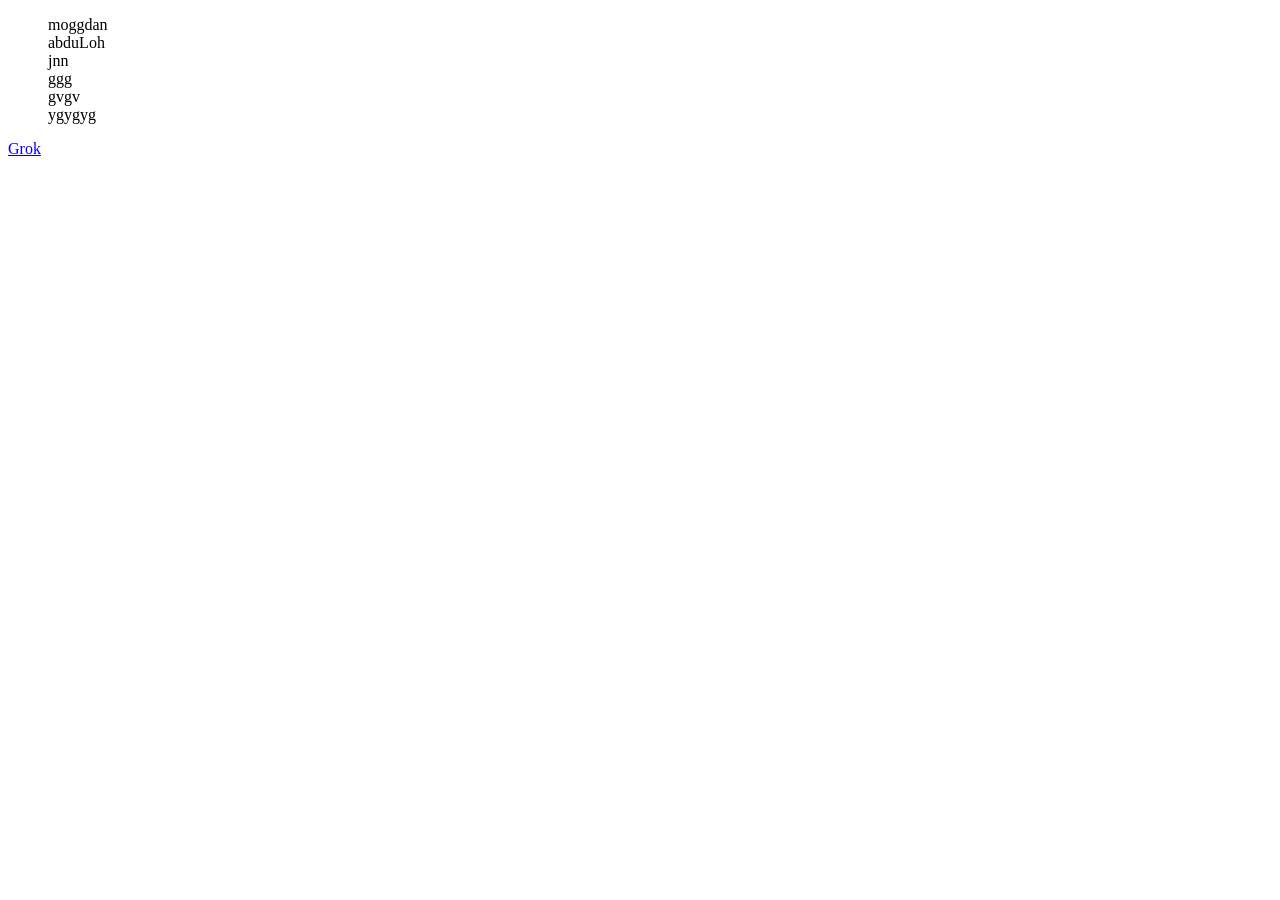
<file: index.html>
<!DOCTYPE html>
<html lang="en">
<head>
    <meta charset="UTF-8">
    <meta name="vieport"  content="width=device-width, initial-scale=1.0">
    <title>burger</title>
    <link rel="stylesheet" href="style.css">
</head>
<body>

    <ul type="none">
        <li class="umar"> moggdan</li>
        <li class="umar">abduLoh</li>
        <li class="umar">jnn</li>
        <li class="umar">ggg</li>
        <li class="umar">gvgv</li>
        <li class="umar">ygygyg </li>
    </ul>
    <a href="https://grok.com/">Grok</a>
</body>
</html>
</file>
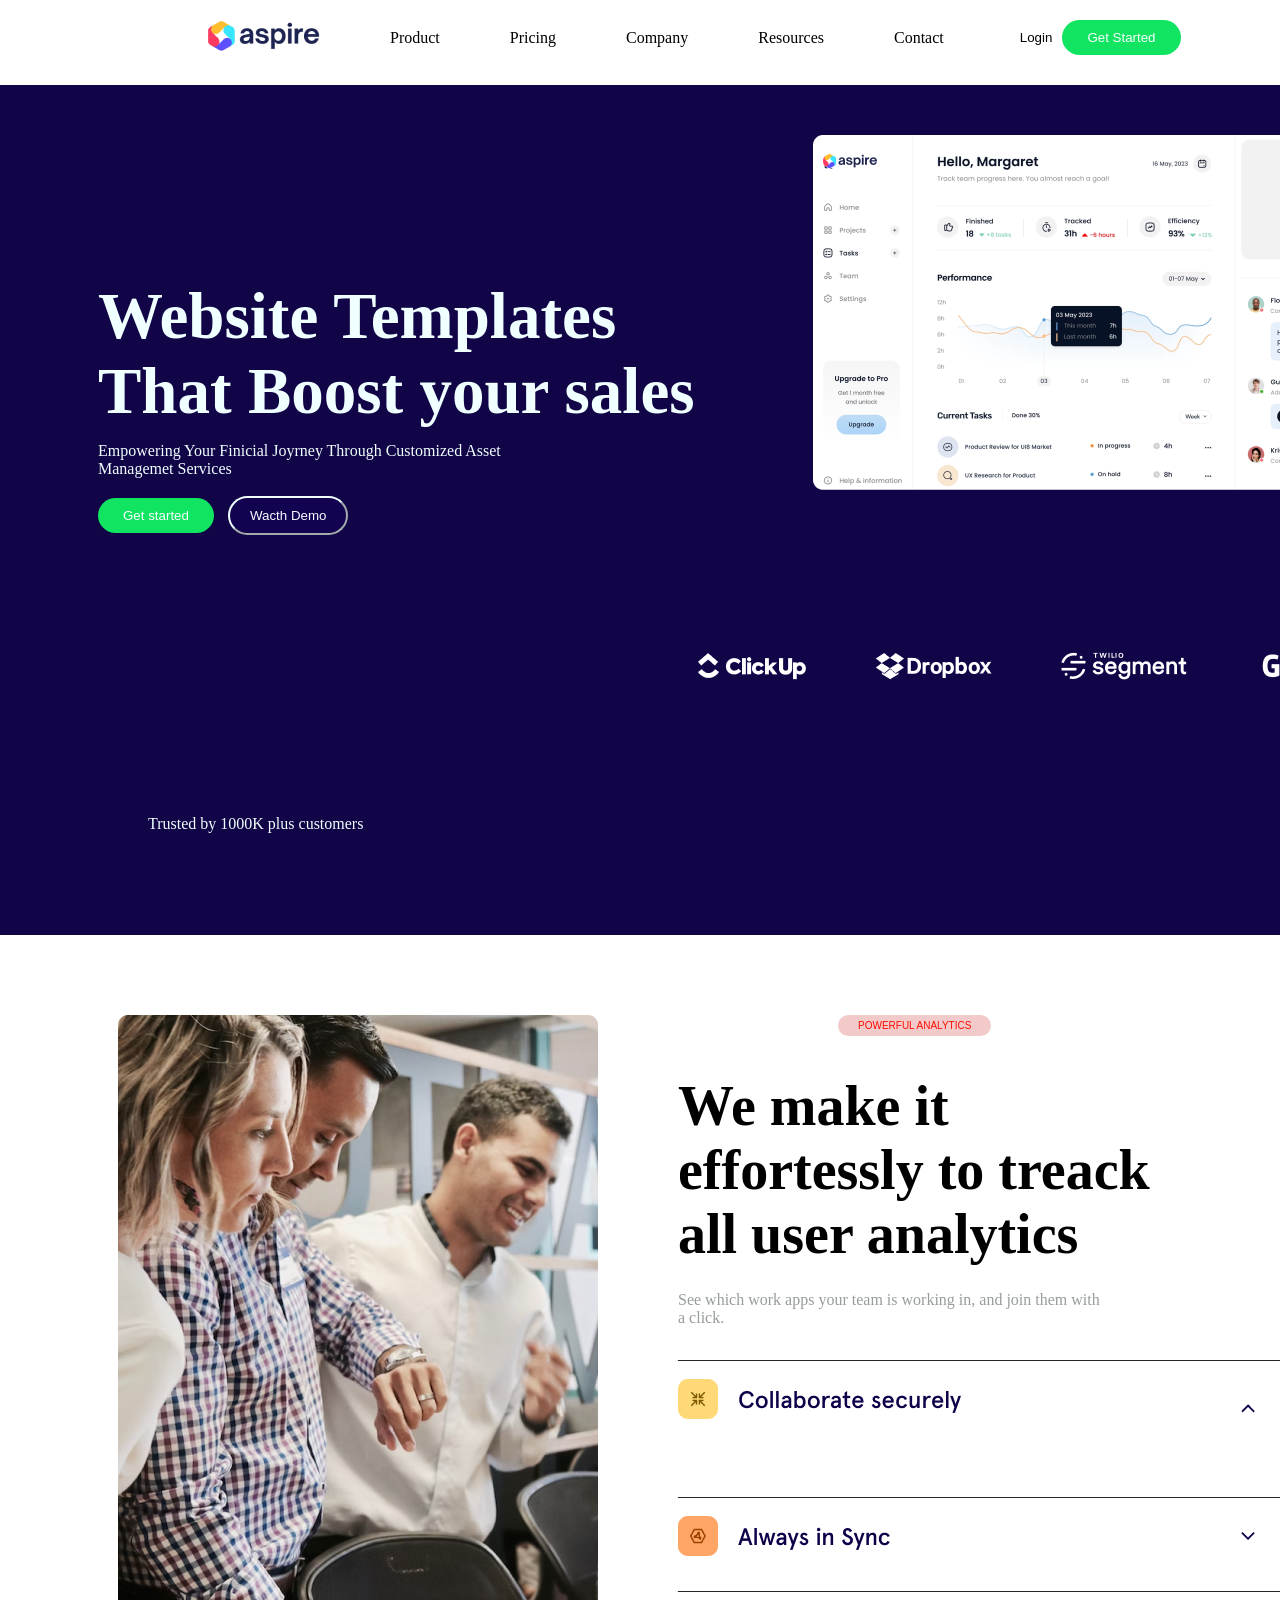
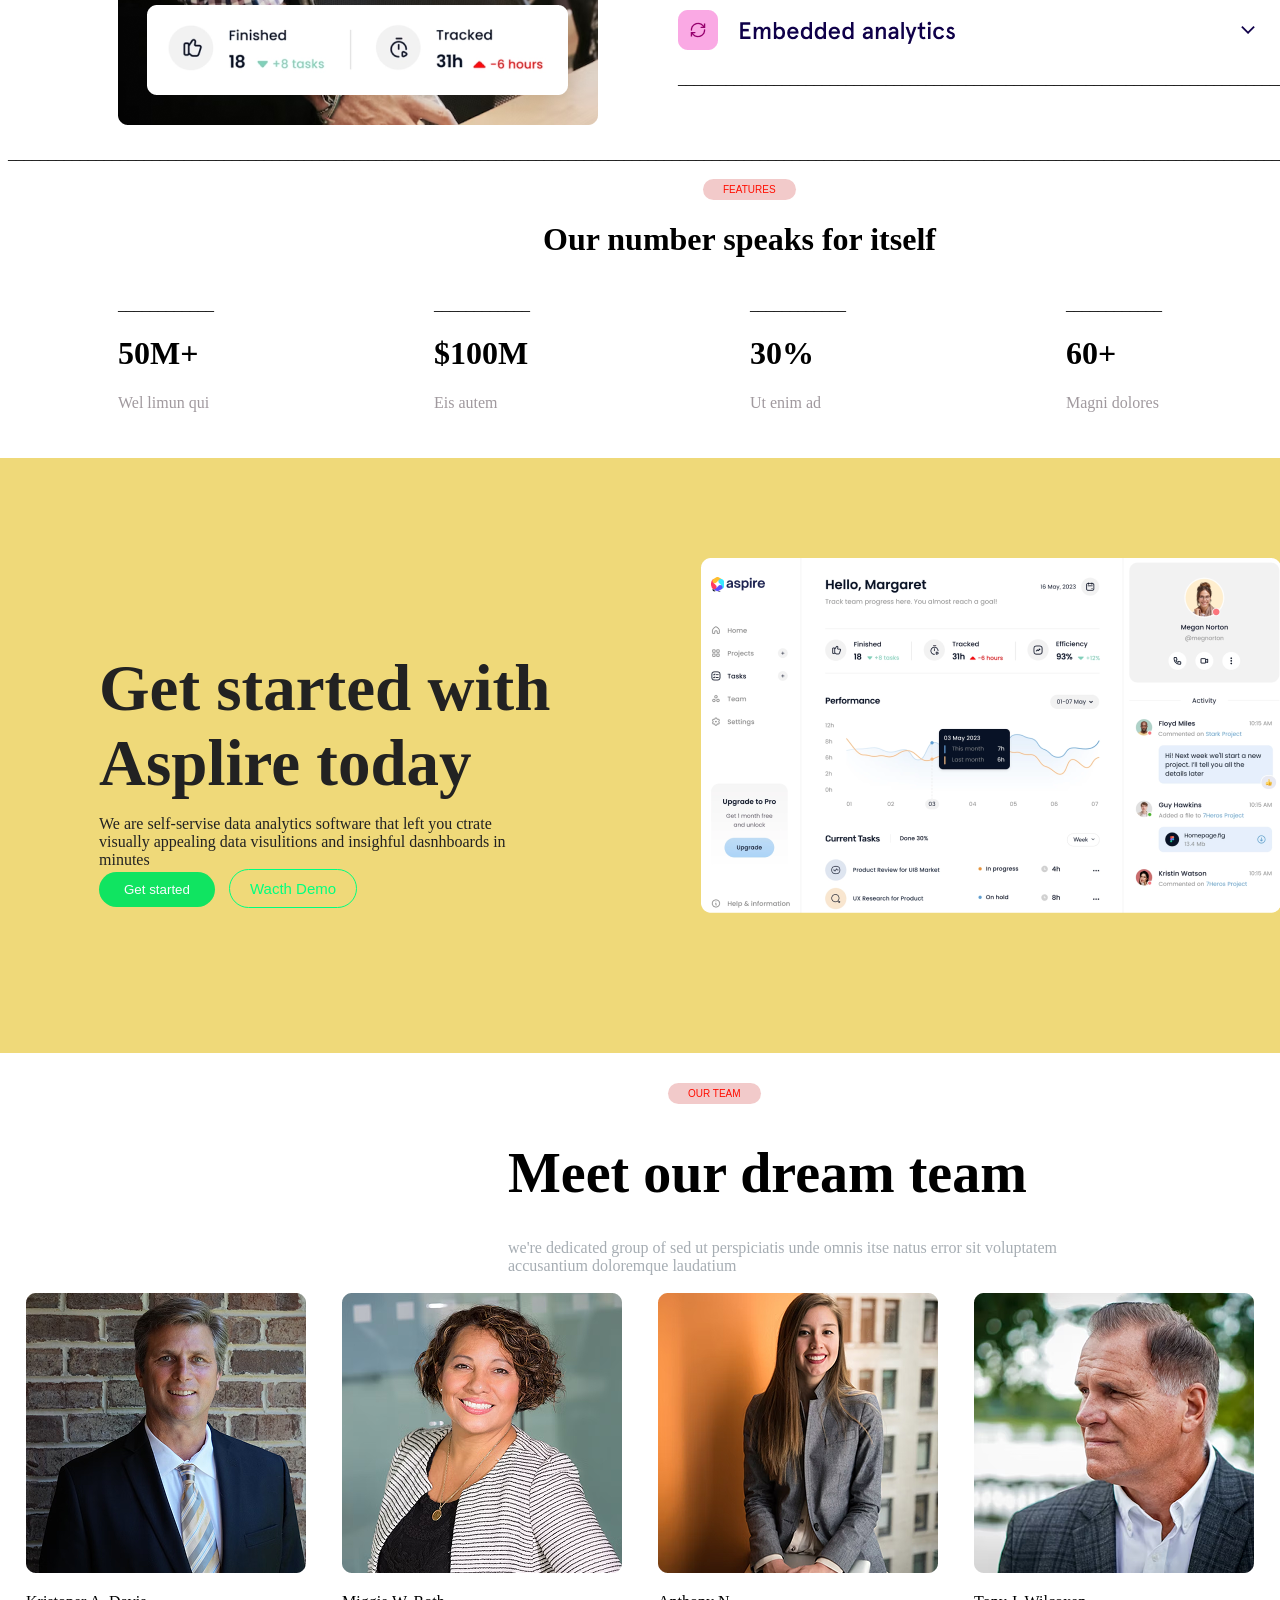
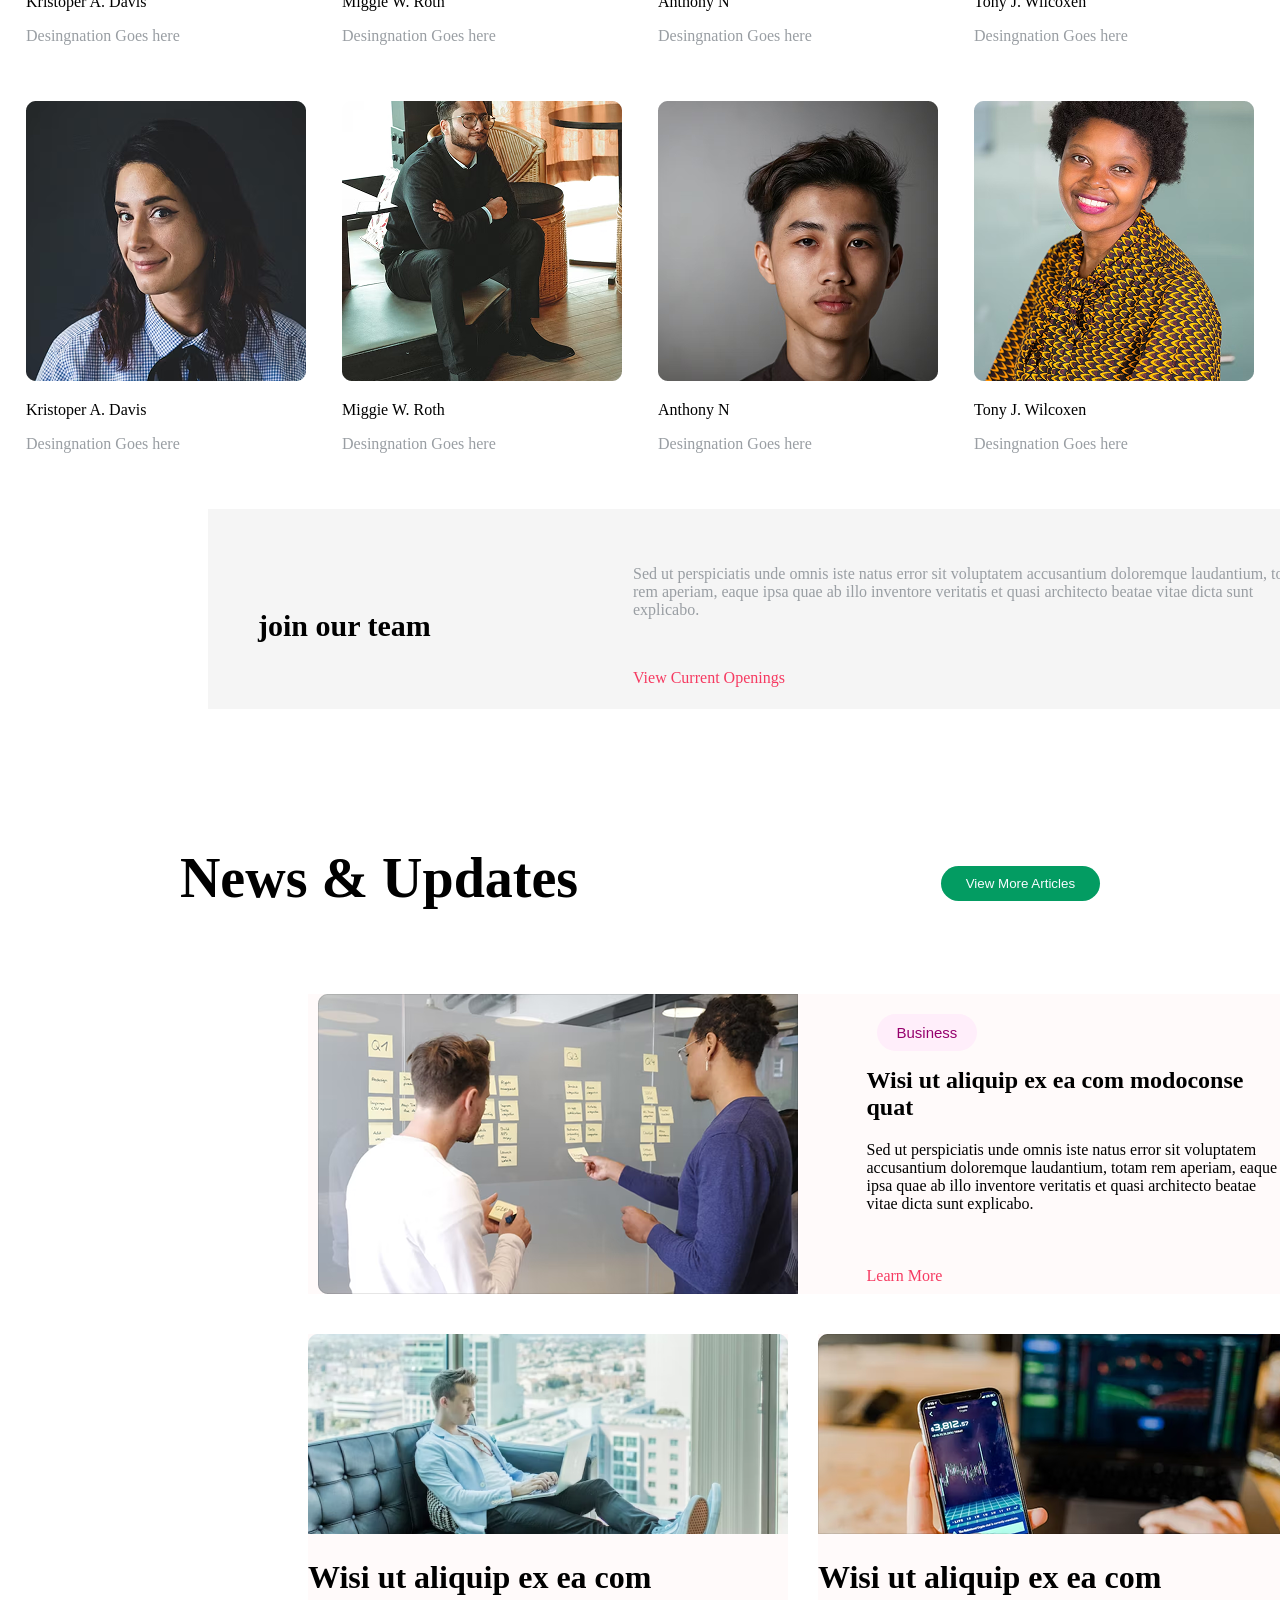
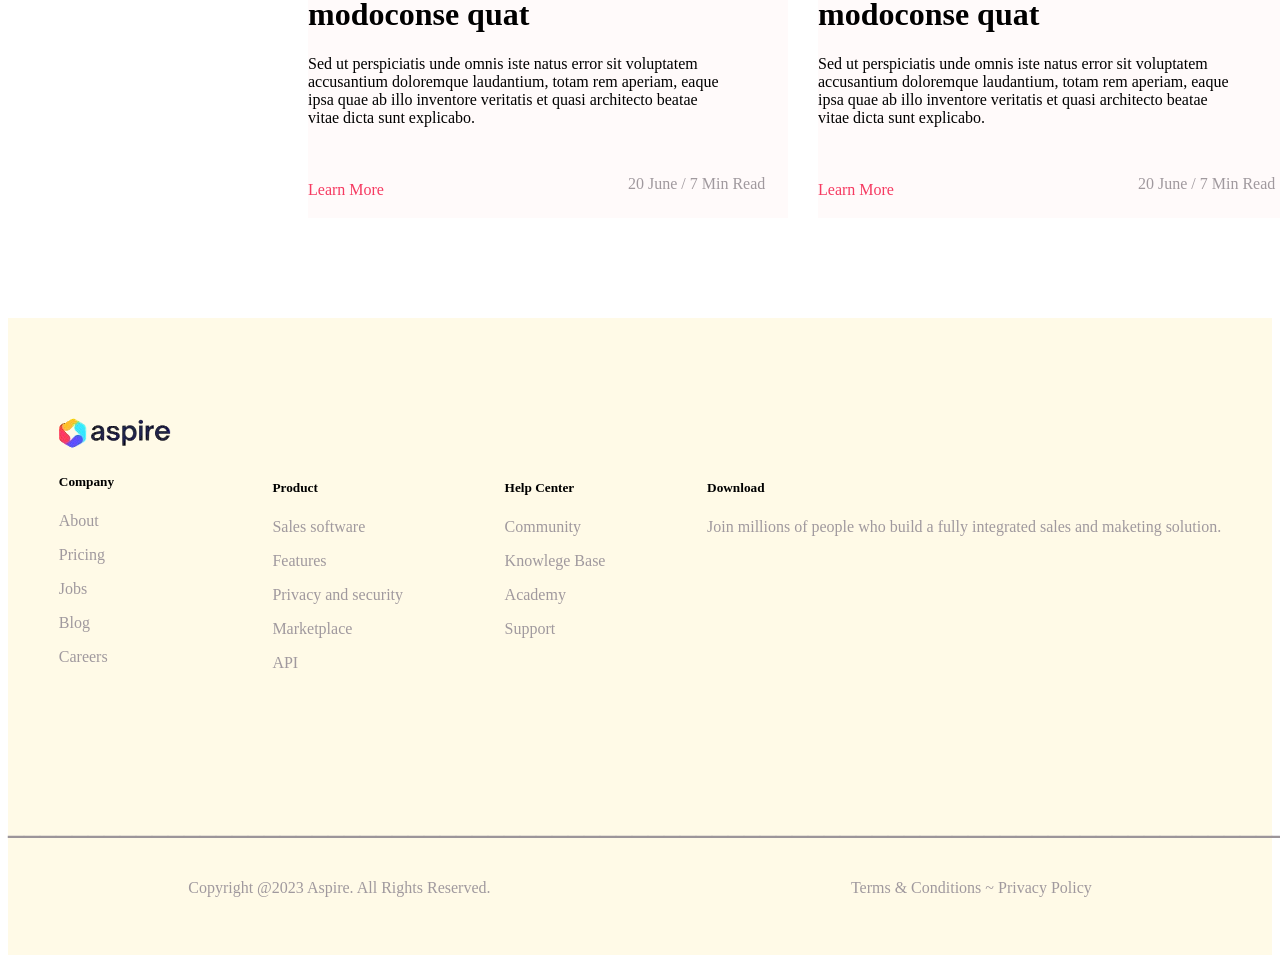
<file: bigсайт.html>
<!DOCTYPE html>
<html lang="en">

    
    <title>Document</title>
<link rel="stylesheet" href="bigstyle.css">                 
<body>
    <div class="box1">      
        <div> <img src="images/Logo.png" alt=""></div>
        <div>Product</div>   <div> Pricing</div>   <div> Company</div>  <div> Resources</div> <div> Contact</div> 
    <div > <button class="but1"> Login</button> <button class="but2"> Get Started</button></div>
    </div>
    <div class="box2">
        <div class="vcx2"> <h1 class="vcx1">Website Templates That Boost your sales</h1> <p class="s2s">Empowering Your Finicial Joyrney Through Customized Asset Managemet Services  </p>
        <button class="but2">Get started </button> <button class="but3"> Wacth Demo</button>
        <p class="lol"> Trusted by 1000K plus customers</p></div>
        
        <div> 
            <img  class="img1" src="images/Product screenshot (1).png" alt="">
           
            <img class="img2" src="images/Customer logos.png" alt=""></div>
        </div>
    </div>
    <div class="box3">
   <div> <img  class="pol" src="images/Image (2).png" alt=""></div>
   <div> <button class="but4"> POWERFUL ANALYTICS</button>
    <h1 class="box3t">We make it effortessly to treack all user analytics</h1>
    <p class="box3te">See which work apps your team is working in, and join them with a click.</p>
    <p >________________________________________________________________________________</p>
    <img src="images/Collaborate.png" alt="">
    <p >________________________________________________________________________________</p>
    <img src="images/Always in sync.png" alt="">
    <p >________________________________________________________________________________</p>
    <img src="images/Embedded.png" alt="">
    <p >________________________________________________________________________________</p>
    
</div>
    </div>
    <div  class="box4">
<p>_____________________________________________________________________________________________________________________________________________________________________________________________</p>
        <div class="box4ter">
    <button class="but4">FEATURES</button>
    <h1>Our number speaks for itself</h1></div>
    <div class="box4t">
        <div> <p>____________</p><h1>50M+</h1><p class="mol">Wel limun qui</p></div>
        <div><p>____________</p> <h1>$100M</h1><p class="mol">Eis autem</p></div>
        <div><p>____________</p> <h1>30%</h1><p class="mol">Ut enim ad</p></div>
        <div><p>____________</p><h1>60+</h1><p class="mol">Magni dolores</p></div>
    </div>
</div>
<div class="box5">
        <div class="vcx2"> <h1 class="vcx1">Get started with Asplire today</h1> <p class="s2s">We are self-servise data analytics software that left you ctrate visually appealing data visulitions and insighful dasnhboards in minutes</p>
        <button class="but2">Get started </button> <button class="but5"> Wacth Demo</button></div>
        <div> 
            <img  class="img5" src="images/Product screenshot (1).png" alt="">  
        </div>  
</div>
<div class="box6">
    <div class="not" > <button class="but4">OUR TEAM</button>
        <h1 class="meet">Meet our dream team</h1>
        <p class="were">we're dedicated group of sed ut perspiciatis unde omnis itse natus error sit voluptatem accusantium doloremque laudatium</p>
    </div>
    <div class="box6img1">
        <div><img src="images/Image 2.png" alt=""> <p>Kristoper A. Davis</p> <p class="ner">Desingnation Goes here</p></div>
        <div><img src="images/Image 3.png" alt=""> <p>Miggie W. Roth</p> <p class="ner">Desingnation Goes here</p></div>
        <div><img src="images/Image 4.png" alt=""> <p>Anthony N</p> <p class="ner">Desingnation Goes here</p></div>
        <div><img src="images/Image 5.png" alt=""> <p>Tony J. Wilcoxen</p> <p class="ner">Desingnation Goes here</p></div>
    </div>
     <div class="box6img2">
        <div><img src="images/Image 6.png" alt=""> <p>Kristoper A. Davis</p> <p class="ner">Desingnation Goes here</p></div>
        <div><img src="images/Image 7.png" alt=""> <p>Miggie W. Roth</p> <p class="ner">Desingnation Goes here</p></div>
        <div><img src="images/Image 8.png" alt=""> <p>Anthony N</p> <p class="ner">Desingnation Goes here</p></div>
        <div><img src="images/Image 9.png" alt=""> <p>Tony J. Wilcoxen</p> <p class="ner">Desingnation Goes here</p></div>
    </div>
    <div class="box6a">
        <div><h1 class="jon"> join our team </h1></div>
        <div class="bas"> <p class="ner">Sed ut perspiciatis unde omnis iste natus error sit voluptatem accusantium doloremque laudantium, totam rem aperiam, eaque ipsa quae ab illo inventore veritatis et quasi architecto beatae vitae dicta sunt explicabo.</p> <br><p class="red">View Current Openings</p></div>
    </div>
</div>
<div class="top">
    <div><h1 class="top1">News & Updates</h1></div>
    <div><button class="but11">View More Articles</button></div>
</div>



<div class="box7">
    <div> <div class="img7"><img src="images/Rectangle 19.png" alt=""></div></div>
    <div><button class="but7">Business</button><br><h1 class="mnb1">Wisi ut aliquip ex ea com modoconse quat</h1><p class="mnb2">Sed ut perspiciatis unde omnis iste natus error sit voluptatem accusantium doloremque laudantium, totam rem aperiam, eaque ipsa quae ab illo inventore veritatis et quasi architecto beatae vitae dicta sunt explicabo.</p><br><p class="red">Learn More</p></div>
</div> 
<div class="lop">
<div class="box8">
<img src="images/Mask group.png" alt="">
<h1>Wisi ut aliquip ex ea com modoconse quat</h1>
<p class="mnb2">Sed ut perspiciatis unde omnis iste natus error sit voluptatem accusantium doloremque laudantium, totam rem aperiam, eaque ipsa quae ab illo inventore veritatis et quasi architecto beatae vitae dicta sunt explicabo.</p><br><p class="red">Learn More</p> <ul class="datv">20 June / 7 Min Read</ul></div>

<div class="box9">
<img src="images/Rectangle 21.png" alt="">
<h1>Wisi ut aliquip ex ea com modoconse quat</h1>
<p class="mnb2">Sed ut perspiciatis unde omnis iste natus error sit voluptatem accusantium doloremque laudantium, totam rem aperiam, eaque ipsa quae ab illo inventore veritatis et quasi architecto beatae vitae dicta sunt explicabo.</p><br><p class="red">Learn More</p><ul class="datv">20 June / 7 Min Read</ul></div>
</div>

<div class="box99">
    <div class="nbvc1"> <img src="images/Logo__1_-removebg-preview.png" alt=""><h5>Company</h5><div class="mol"><p>About </p> <p>Pricing </p><p> Jobs </p><p> Blog </p> <p>Careers</p></div></div>
    <div class="nbvc2"><h5>Product</h5><div class="mol"><p>Sales software </p> <p>Features</p><p> Privacy and security </p><p> Marketplace </p><p>API</p></div> </div>
   <div class="nbvc2"> <h5>Help Center</h5><div class="mol">Community </p> <p>Knowlege Base </p><p> Academy </p> Support</p></div></div>
   <div class="nbvc2"><h5>Download</h5> <div class="mol"><p>Join millions of people who build a fully integrated sales and maketing solution.</p></div></div>
</div>
<div><h1 class="lin">______________________________________________________________________________________________</h1></div>
    <div class="box14">
<div><p>Copyright @2023 Aspire. All Rights Reserved.</p></div>
<div><p>Terms & Conditions ~ Privacy Policy</p></div>
</div>

    
</body>
</html>
</file>
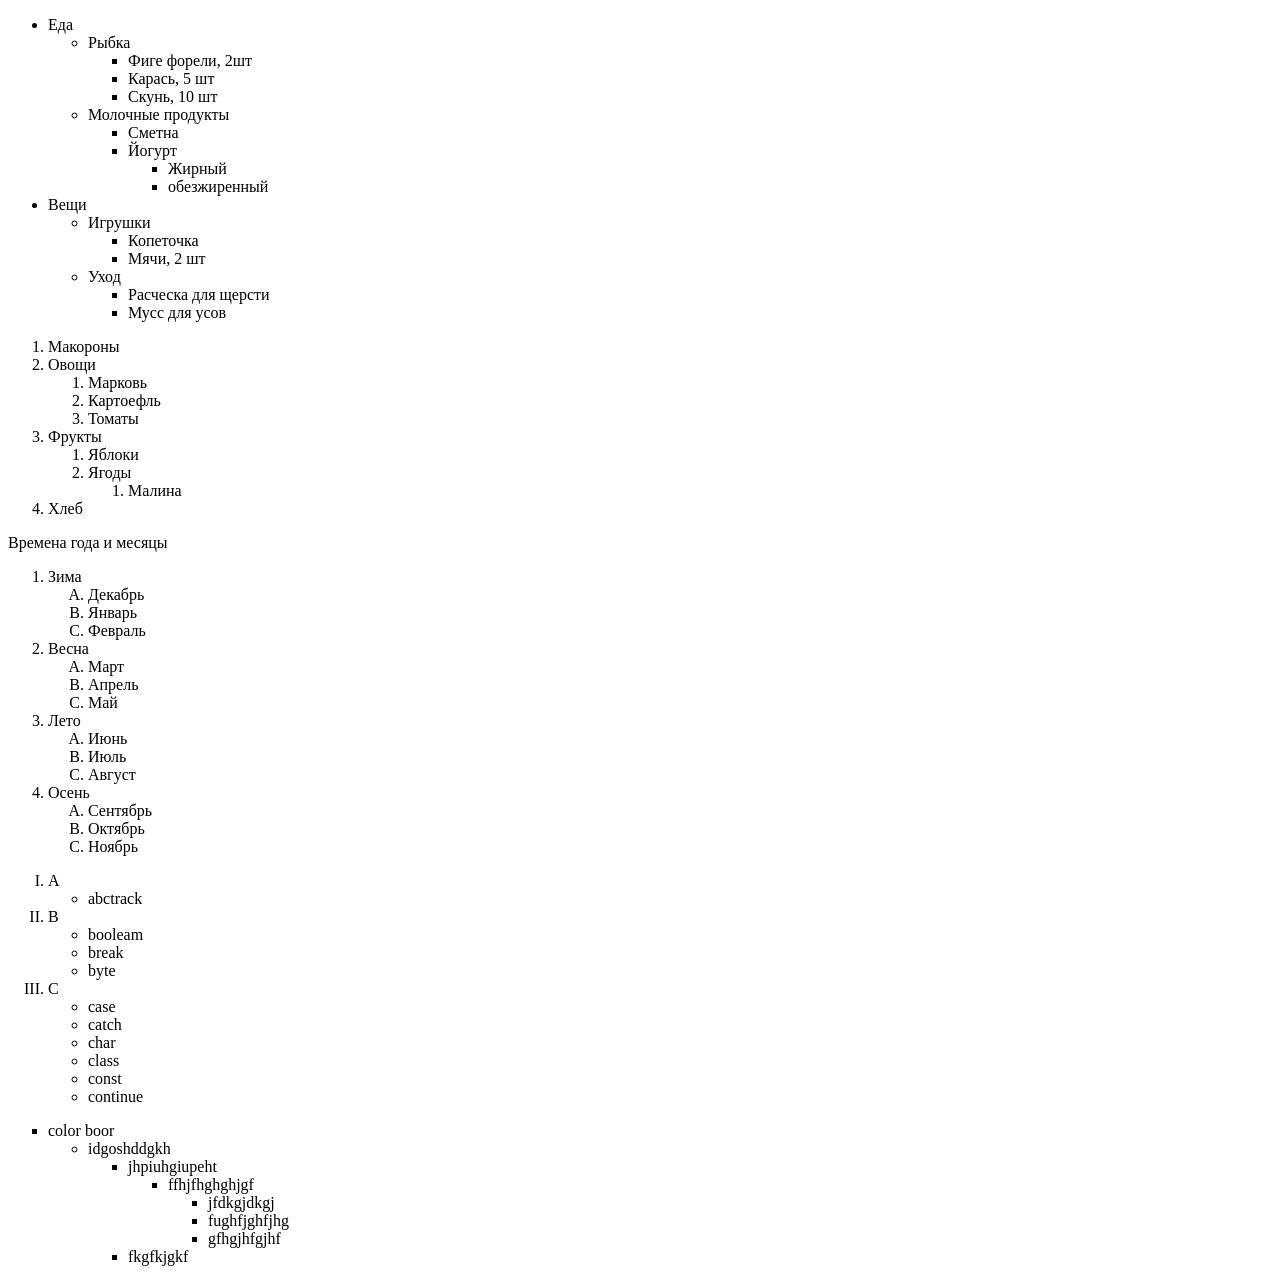
<file: indeex.html>
<!DOCTYPE html>
<html lang="en">

<body>
<ul>
   <li>Еда<ul type="cyrcle"><li>Рыбка<ul type="square">
      <li>Фиге форели, 2шт</li>
      <li>Карась, 5 шт</li>
      <li>Скунь, 10 шт</li>
   </ul><li>Молочные продукты<ul type="square">
      <li>Сметна</li>
      <li>Йогурт<ul>
         <li>Жирный</li>
         <li>обезжиренный</li>
      </ul></li>
   </ul></li></li></ul></li>
   





   <li> Вещи <ul type="circle"> 
      <li>Игрушки     <ul type="square">
      <li>Копеточка </li>
      <li>Мячи, 2 шт </li>
   </ul></li></ul></li>
<ul type="circle">
         <li>Уход<ul type="square">
            
            <li>Расческа для щерсти</li>
         <li>Мусс для усов</li>
      </ul></li>
      
      
       </ul>

</ul>

<ol>
   <li> Макороны</li>


   <li>Овощи <ol>
      <li>Марковь</li>
      <li>Картоефль</li>
      <li>Томаты </li>
   </ol></li>
<li>Фрукты<ol>
   <li>Яблоки</li>
   <li>Ягоды<ol><li>Малина</li></ol></li>
</ol></li>
<li>Хлеб</li>
</ol>


Времена года и месяцы
<ol>
   <li>Зима<ol type="A">
      <li>Декабрь</li>
      <li>Январь</li>
      <li>Февраль</li>
   </ol></li>
   <li>Весна<ol type="A">
      <li>Март</li>
      <li>Апрель</li>
      <li>Май</li>
   </ol></li>
   <li>Лето<ol type="A">
      <li>Июнь</li>
      <li>Июль</li>
      <li>Август</li>
   </ol></li>
   <li>Осень<ol type="A">
      <li>Сентябрь</li>
      <li>Октябрь</li>
      <li>Ноябрь</li>
   </ol></li>
</ol>

<ol type="I">
   <li>A <ul>
      <li>abctrack</li>
   </ul></li>
   <li>B <ul>
      <li>booleam</li>
      <li>break</li>
      <li>byte</li>
   </ul></li>
   <li>C <ul>
      <li>case</li>
      <li>catch</li>
      <li>char</li>
      <li>class</li>
      <li>const</li>
      <li>continue</li>
   </ul></li>
</ol>
<ul type="square">
   <li>color boor <ul type="cyrcle">
      <li>idgoshddgkh <ul><li>jhpiuhgiupeht <ul><li>ffhjfhghghjgf <ul>
         <li>jfdkgjdkgj</li>
         <li>fughfjghfjhg</li>
         <li>gfhgjhfgjhf</li>
      </ul></li></ul></li><li>fkgfkjgkf  </ul>
       </li>


</ul>





</body>
</html>
</file>
<file: style.css>
.conteiner {
    display: flex; gap: 120px;
    justify-content: center;
}
.content{
    width:240px ;
    font-size:20px ;
    margin-top: 100px;

}
.but{
     padding: 15px 25px;
    background-color: rgb(0, 0, 0);
   color: rgb(248, 252, 255);
   border: none;
   border-radius: 25px;
   font-size: 15px;
   margin-bottom: 10px;
}
.box1{
    width: 300px;
    height: 83px;
    border-radius: 16px 16px;
    padding: 16px;
    gap: 16px;
    font-size: 18px;
    background-color: aqua;
    display: flex;
}
.box2{
    width: 300px;
    height: 83px;
    border-radius: 16px 16px;
    padding: 16px;
    gap: 16px;
    font-size: 18px;
    background-color: rgb(255, 147, 64);
    display: flex;
}
.box3{
    width: 300px;
    height: 83px;
    border-radius: 16px 16px;
    padding: 16px;
    gap: 16px;
    background-color: rgb(234, 115, 202);
    font-size: 20px;
    display: flex;
}
.gad{
    display: flex; gap: 30px;
    padding-left: 60px;
    margin-top: -60px;
}
</file>
<file: bigstyle.css>
.box1{
    display: flex;
    gap: 70px;
    align-items: center;
    margin-left: 200px;
    margin-top: 20px;
    
}
.but2{
      padding: 10px 25px;
    background-color: rgb(16, 228, 97);
   color: rgb(248, 252, 255);
   border: none;
   border-radius: 25px;
    
}
.but1{
    background-color: white;
    border-radius: 15px;
    border-color: white;
    border: none;

}
.but3{
     padding: 10px 20px;
    background-color: rgb(18, 2, 80);
   color: rgb(248, 252, 255);
   border-radius: 25px;
   margin-left: 10px;
   border-color: azure;
}
.box2{
    background-color:rgb(17, 5, 71); 
    display: flex;
    color: azure;
    margin-top: 30px;
    margin-left: -10px;
    margin-right: -10px;
    height: 850px;
}
.img1{
   margin-left: 115px;
    margin-top: 50px;
}
.lol{
    margin-top: 280px;
    margin-left: 50px;
    font-size: 16px;
}
.img2{
    margin-top: 150px;
    margin-left: 0px;
}
.vcx2{
    margin-left: 100px;
    margin-top:150px ;
    
 

}
.vcx1{
    width: 600px;
    height: 120px;
    font-size: 65px;
}
.s2s{
    height: 38px;
    width: 413px;
    font-size: 16px;
}
.box3{
    display: flex;
    margin-top: 80px;
    gap: 80px;
    
}
.but4{
     padding: 5px 20px;
    background-color: rgb(242, 202, 202);
   color: rgb(255, 13, 0);
   border-radius: 25px;
   border: none;
   font-size: 10px;
  margin-left: 160px;
  
}
.box3t{
    width: 530px;
    height: 180px;
    font-size: 56px;
}
.box3te{
    width: 424px;
    height: 38px;
    font-size: 16px;
    color: rgb(151, 156, 156);
}
.pol{
    margin-left: 110px;

}
.box4ter{
    margin-left: 535px;
    
}
.box4t{
    display: flex;
   justify-content: space-around;

}
.box5{
     background-color:rgb(239, 217, 121); 
    justify-content: space-around;
    color: rgb(34, 34, 34);
    margin-top: 30px;
    margin-left: -10px;
    margin-right: -10px;
    display: flex;
    
    height: 595px;

}
.img5{
    margin-top: 100px;
}
.but5{
     padding: 10px 20px;
  background-color: transparent         ;
  color: springgreen;
   border-radius: 25px;
   margin-left: 10px;
   border: 1px solid  springgreen;
   font-size: 15px;
}
.box6{
    margin-top: 30px;
}
.box6img1{
    display: flex;
    justify-content: space-around;
}
.not{
    margin-left: 500px;
    justify-content: space-around;
}
.meet{
    width: 557px;
    height: 60px;
    font-size:56px;
}
.were{
    width: 553px;
    height: 38px;
    font-size: 16px;
    color: rgb(166, 173, 179);
}
.ner{
    color: rgb(153, 158, 163);;
}
.box6img2{
    display: flex;
    justify-content: space-around;
    margin-top: 40px;
}
.box6a{
    display: flex;
    justify-content: space-around;
     width: 1180px;
    height: 200px;
    background-color: #F5F5F5;
    margin-top: 40px;
    margin-left: 200px;
    

}
.red{
    color: #F63A61;
}
.jon{
   margin-left: 50px;
   margin-top: 100px;
   font-size: 30px;
   width: 175px;
   height: 34px;
}
.bas{
    margin-top: 40px;
    margin-left: 200px;
    margin-right: 80px;
}
.top{
    display: flex;
    justify-content: space-around;
    margin-top: 100px;
}
.box7{
    display: flex;
    gap: 50px;
    justify-content: space-around;
    width: 980px;
    height: 300px;
    background-color: #FFFAFA;
    margin-left: 300px;
    margin-top: 50px;
}
.but7{
       padding: 10px 20px;
    background-color:#FFEEFA;
   color: #96006D;
   border-radius: 25px;
   margin-left: 10px;
  border: none;
   font-size: 15px;
   margin-top: 20px;
}
.top1{
    width: 417px;
    height: 60px;
    font-size: 56px;
}
.but11{
      padding: 10px 25px;
    background-color:#039C62;
   color: rgb(248, 252, 255);
   border: none;
   border-radius: 25px;
   margin-top: 57px;
    
}
.mnb1{
    width: 412px;
    height: 58px;
    font-size: 24px;
}
.mnb2{
    width: 412px;
    height: 76px;   
}
.box8{
    width: 480px;
    height: 484px;
    background-color: #FFFAFA;
    margin-left: 300px;
    margin-top: 40px;
}
.box9{
    width: 480px;
    height: 484px;
    background-color: #FFFAFA;
    margin-left: 30px;
    margin-top: 40px;
}
.lop{
    display: flex;
   
}
.datv{
    color: #a0999e;
    margin-left: 280px;
    margin-top: -40px;
}
.box99{
    display: flex;
    justify-content: space-around;
    margin-top: 100px;
    background-color: #FFFAE7;
    height: 637px;
    
    
}
.mol{
    color: #a0999e;
}
.nbvc1{
    margin-top: 100px;
}
.nbvc2{
    margin-top: 140px;
}
.box14{
    margin-top: -0px;
    display: flex;
     color: #a0999e;
     justify-content: space-around;
} 
.lin{
    color: #9c959a;
    margin-top:-150px;
    
}
</file>
